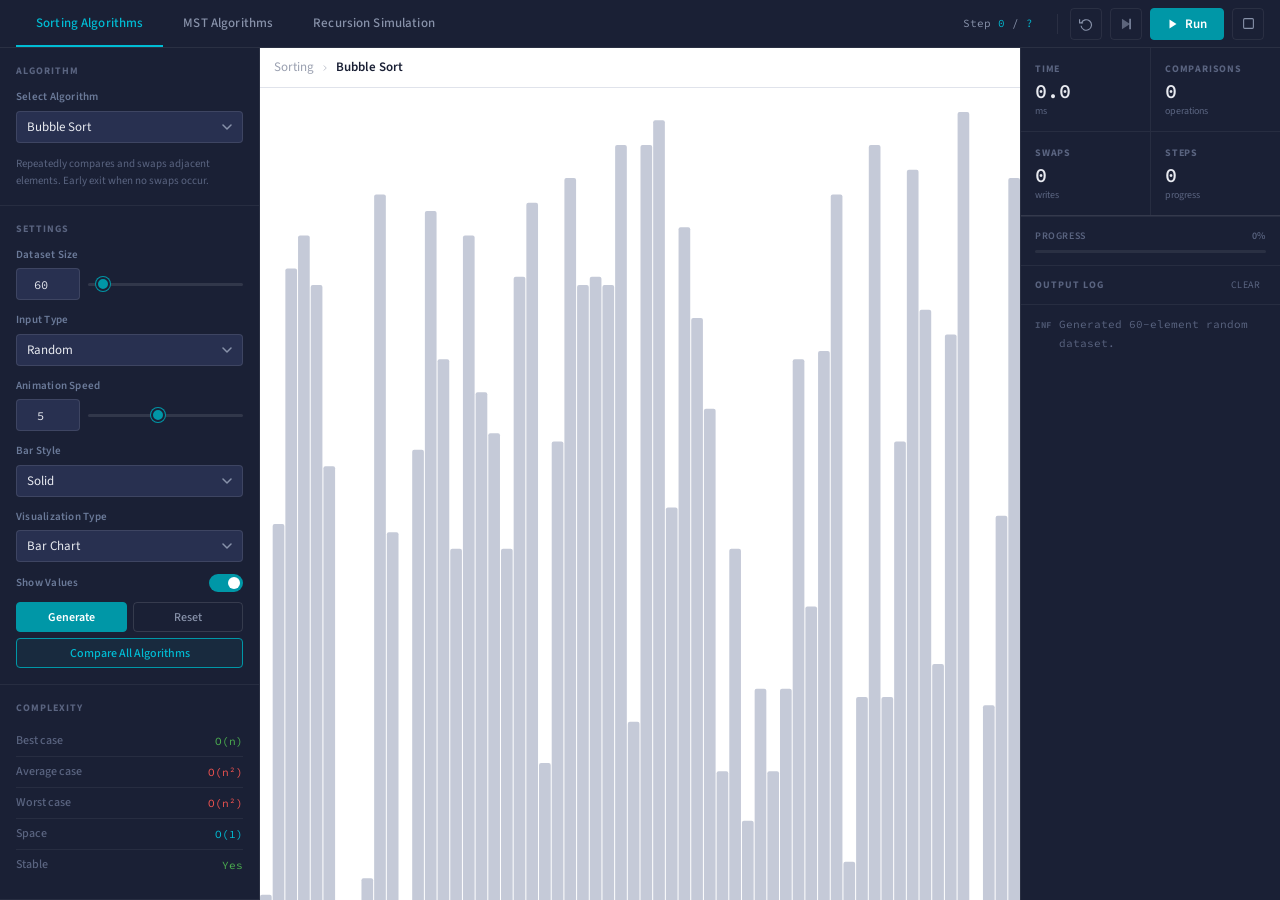
<file: finals_website/index.html>
<!DOCTYPE html>
<html lang="en">
<head>
<meta charset="UTF-8">
<meta name="viewport" content="width=device-width, initial-scale=1.0">
<title>Algorithm Analysis and Simulation Toolkit</title>
<link rel="preconnect" href="https://fonts.googleapis.com">
<link href="https://fonts.googleapis.com/css2?family=Source+Code+Pro:wght@400;500;600&family=Source+Sans+3:wght@300;400;500;600;700&display=swap" rel="stylesheet">
<link rel="stylesheet" href="style.css">
</head>
<body>

<!-- ════════════════════════════════════════════════════════════
     HEADER
════════════════════════════════════════════════════════════ -->
<header id="header">

  <nav class="nav-tabs">
    <button class="nav-tab active" data-section="sort">Sorting Algorithms</button>
    <button class="nav-tab"        data-section="mst">MST Algorithms</button>
    <button class="nav-tab"        data-section="rec">Recursion Simulation</button>
  </nav>

  <div class="header-controls">
    <div class="step-counter" id="step-counter">
      Step <span class="sc-val" id="sc-cur">0</span> / <span class="sc-val" id="sc-tot">0</span>
    </div>

    <div class="header-divider"></div>

    <button class="hbtn" id="btn-generate" data-tip="Generate new data (G)">
      <svg width="14" height="14" fill="none" stroke="currentColor" stroke-width="2" viewBox="0 0 24 24">
        <polyline points="1 4 1 10 7 10"/><path d="M3.51 15a9 9 0 1 0 .49-4.5"/>
      </svg>
    </button>

    <button class="hbtn" id="btn-step" data-tip="Advance one step">
      <svg width="14" height="14" fill="currentColor" viewBox="0 0 24 24">
        <polygon points="5 3 19 12 5 21 5 3" opacity="0.6"/><line x1="19" y1="3" x2="19" y2="21" stroke="currentColor" stroke-width="2.5"/>
      </svg>
    </button>

    <button class="hbtn hbtn-primary" id="btn-run">
      <svg width="12" height="12" fill="currentColor" viewBox="0 0 24 24" id="run-icon">
        <polygon points="5 3 19 12 5 21 5 3"/>
      </svg>
      <span id="run-label">Run</span>
    </button>

    <button class="hbtn" id="btn-reset" data-tip="Reset (R)">
      <svg width="13" height="13" fill="none" stroke="currentColor" stroke-width="2" viewBox="0 0 24 24">
        <rect x="3" y="3" width="18" height="18" rx="2" ry="2"/>
      </svg>
    </button>
  </div>

</header>

<!-- ════════════════════════════════════════════════════════════
     MAIN LAYOUT
════════════════════════════════════════════════════════════ -->
<div id="layout">

  <!-- ── LEFT PANEL ──────────────────────────────────────── -->
  <aside id="left-panel">

    <!-- Algorithm selector -->
    <div class="panel-section">
      <div class="pane-title">Algorithm</div>

      <div class="field-row">
        <label class="field-label" for="algo-select">Select Algorithm</label>
        <select class="field-select" id="algo-select">
          <!-- Populated by JS -->
        </select>
      </div>

      <div id="algo-description" style="font-size:11px;color:var(--text-dim);line-height:1.55;margin-top:2px;min-height:28px;"></div>
    </div>

    <!-- Settings -->
    <div class="panel-section" id="sort-settings">
      <div class="pane-title">Settings</div>

      <div class="field-row">
        <label class="field-label" for="size-select">Dataset Size</label>
        <div class="input-slider-pair">
          <input class="field-input" type="number" id="size-input" value="60" min="5" max="1000">
          <input class="field-range" type="range"  id="size-range" value="60" min="5" max="1000">
        </div>
      </div>

      <div class="field-row">
        <label class="field-label" for="type-select">Input Type</label>
        <select class="field-select" id="type-select">
          <option value="random">Random</option>
          <option value="sorted">Nearly Sorted (best case)</option>
          <option value="reversed">Reversed (worst case)</option>
          <option value="nearly">Mostly Sorted</option>
        </select>
      </div>

      <div class="field-row">
        <label class="field-label" for="speed-select">Animation Speed</label>
        <div class="input-slider-pair">
          <input class="field-input" type="number" id="speed-input" value="5" min="1" max="10">
          <input class="field-range" type="range"  id="speed-range" value="5" min="1" max="10">
        </div>
      </div>

      <div class="field-row">
        <label class="field-label" for="bar-style-select">Bar Style</label>
        <select class="field-select" id="bar-style-select">
          <option value="solid">Solid</option>
          <option value="gradient">Gradient</option>
          <option value="outlined">Outlined</option>
        </select>
      </div>

      <div class="field-row">
        <label class="field-label" for="viz-type-select">Visualization Type</label>
        <select class="field-select" id="viz-type-select">
          <option value="bar">Bar Chart</option>
          <option value="line">Line Graph</option>
          <option value="scatter">Scatter Plot</option>
          <option value="bubble">Bubble Chart</option>
          <option value="pie">Pie/Circular</option>
        </select>
      </div>

      <div class="toggle-row">
        <label class="field-label">Show Values</label>
        <label class="toggle-switch">
          <input type="checkbox" id="show-values-toggle" checked>
          <span class="toggle-track"></span>
        </label>
      </div>

      <div class="panel-btn-row" style="margin-top:8px">
        <button class="panel-btn teal" id="panel-generate">Generate</button>
        <button class="panel-btn"      id="panel-reset">Reset</button>
      </div>
      <div class="panel-btn-row" style="margin-top:6px">
        <button class="panel-btn panel-btn-full teal-outline" id="btn-compare-all">Compare All Algorithms</button>
      </div>
    </div>

    <!-- MST Settings (hidden by default) -->
    <div class="panel-section" id="mst-settings" style="display:none">
      <div class="pane-title">Settings</div>

      <div class="field-row">
        <label class="field-label" for="graph-size-input">Number of Nodes</label>
        <div class="input-slider-pair">
          <input class="field-input" type="number" id="graph-size-input" value="7" min="3" max="12">
          <input class="field-range" type="range"  id="graph-size-range" value="7" min="3" max="12">
        </div>
      </div>

      <div class="field-row" id="prim-start-wrap" style="display:none">
        <label class="field-label" for="prim-start">Starting Node</label>
        <select class="field-select" id="prim-start">
          <option value="0">Node 0</option>
        </select>
      </div>

      <div class="field-row">
        <label class="field-label" for="speed-select-mst">Animation Speed</label>
        <div class="input-slider-pair">
          <input class="field-input" type="number" id="speed-input-mst" value="5" min="1" max="10">
          <input class="field-range" type="range"  id="speed-range-mst" value="5" min="1" max="10">
        </div>
      </div>

      <div class="panel-btn-row" style="margin-top:6px">
        <button class="panel-btn teal" id="mst-panel-generate">Random Graph</button>
        <button class="panel-btn"      id="mst-panel-reset">Reset</button>
      </div>
    </div>

    <!-- Recursion Settings (hidden by default) -->
    <div class="panel-section" id="rec-settings" style="display:none">
      <div class="pane-title">Settings</div>

      <div class="field-row">
        <label class="field-label" for="rec-n-input">n (input value)</label>
        <div class="input-slider-pair">
          <input class="field-input" type="number" id="rec-n-input" value="6" min="0" max="12">
          <input class="field-range" type="range"  id="rec-n-range" value="6" min="0" max="12">
        </div>
      </div>

      <div class="field-row" id="rec-b-row" style="display:none">
        <label class="field-label" id="rec-b-label" for="rec-b-input">b (second value)</label>
        <input class="field-input" type="number" id="rec-b-input" value="18" min="0" max="999">
      </div>

      <div class="field-row">
        <label class="field-label" for="rec-speed-input">Animation Speed</label>
        <div class="input-slider-pair">
          <input class="field-input" type="number" id="rec-speed-input" value="5" min="1" max="10">
          <input class="field-range" type="range"  id="rec-speed-range" value="5" min="1" max="10">
        </div>
      </div>

      <div class="panel-btn-row" style="margin-top:6px">
        <button class="panel-btn" id="rec-panel-reset">Clear</button>
      </div>
    </div>

    <!-- Complexity reference -->
    <div class="panel-section grow" id="cx-section">
      <div class="pane-title">Complexity</div>
      <table class="cx-table">
        <tr>
          <td>Best case</td>
          <td class="cx-good" id="cx-best">O(n)</td>
        </tr>
        <tr>
          <td>Average case</td>
          <td class="cx-slow" id="cx-avg">O(n²)</td>
        </tr>
        <tr>
          <td>Worst case</td>
          <td class="cx-bad"  id="cx-worst">O(n²)</td>
        </tr>
        <tr>
          <td>Space</td>
          <td class="cx-good" id="cx-space">O(1)</td>
        </tr>
        <tr>
          <td>Stable</td>
          <td class="cx-good" id="cx-stable">Yes</td>
        </tr>
      </table>
    </div>

  </aside>

  <!-- ── CENTER CANVAS ───────────────────────────────────── -->
  <main id="canvas-wrap">

    <!-- Toolbar above canvas -->
    <div id="canvas-toolbar">
      <div class="algo-breadcrumb">
        <span id="tb-section">Sorting</span>
        <svg width="10" height="10" fill="none" stroke="currentColor" stroke-width="1.5" viewBox="0 0 24 24"><polyline points="9 18 15 12 9 6"/></svg>
        <span class="crumb-algo" id="tb-algo">Bubble Sort</span>
      </div>

      <!-- MST specific toolbar buttons -->
      <div class="toolbar-right" id="mst-toolbar" style="display:none">
        <button class="tbtn" id="mst-random">Random Graph</button>
        <button class="tbtn" id="mst-reset-edges">Reset Edges</button>
        <button class="tbtn" id="mst-clear">Clear All</button>
      </div>
    </div>

    <!-- Canvas for sort + MST -->
    <canvas id="vis-canvas"></canvas>

    <!-- Recursion trace (replaces canvas) -->
    <div id="rec-panel">
      <div class="rec-scroll" id="rec-trace">
        <span style="color:#9aa0b0">Select a recursive function and click Run.</span>
      </div>
    </div>

    <!-- MST hint overlay -->
    <div class="canvas-hint" id="mst-hint">
      Click empty area to add a node. Click two nodes to connect them with an edge.
    </div>

    <!-- Status bar -->
    <div id="statusbar">
      <div class="sb-item">
        <div class="sb-dot idle" id="sb-dot"></div>
        <span class="sb-msg" id="sb-msg">Ready</span>
      </div>
      <div class="sb-item sb-right">
        <span style="color:var(--text-label)">
          Algorithm Analysis and Simulation Toolkit &nbsp;|&nbsp; Term 2, SY 2025-2026
        </span>
      </div>
    </div>

  </main>

  <!-- ── RIGHT PANEL ─────────────────────────────────────── -->
  <aside id="right-panel">

    <!-- Metrics -->
    <div class="panel-section" style="padding:0">
      <div class="metrics-grid">
        <div class="metric-cell">
          <div class="m-label">Time</div>
          <div class="m-value" id="m-time">0</div>
          <div class="m-sub">ms</div>
        </div>
        <div class="metric-cell">
          <div class="m-label">Comparisons</div>
          <div class="m-value" id="m-comps">0</div>
          <div class="m-sub">operations</div>
        </div>
        <div class="metric-cell">
          <div class="m-label">Swaps</div>
          <div class="m-value" id="m-swaps">0</div>
          <div class="m-sub">writes</div>
        </div>
        <div class="metric-cell">
          <div class="m-label">Steps</div>
          <div class="m-value" id="m-steps">0</div>
          <div class="m-sub">progress</div>
        </div>
      </div>
    </div>

    <!-- Progress -->
    <div class="progress-section">
      <div class="progress-header">
        <span>Progress</span>
        <span id="progress-pct">0%</span>
      </div>
      <div class="progress-track">
        <div class="progress-fill" id="progress-fill"></div>
      </div>
    </div>

    <!-- MST Result pane -->
    <div id="mst-result-pane">
      <div class="pane-title" style="padding:14px 14px 0">MST Result</div>
      <div id="mst-result-body">
        <span style="color:var(--text-dim);font-size:11px">Run an algorithm to see output here.</span>
      </div>
    </div>

    <!-- Log -->
    <div class="log-header-row">
      <span class="log-title">Output Log</span>
      <button class="log-clear" id="btn-log-clear">Clear</button>
    </div>
    <div id="log-body">
      <div class="log-entry log-info">
        <span class="log-tag">INF</span>
        <span>Ready. Select an algorithm and click Run.</span>
      </div>
    </div>

  </aside>

</div>

<!-- ════════════════════════════════════════════════════════════
     COMPARISON OVERLAY (shown by Compare All button)
════════════════════════════════════════════════════════════ -->
<div id="compare-overlay" style="display:none">
  <div id="compare-modal">
    <div class="cmp-header">
      <div>
        <div class="cmp-title">Sorting Algorithm Performance Comparison</div>
        <div class="cmp-subtitle" id="compare-subtitle"></div>
      </div>
      <button class="cmp-close" id="compare-close">&#x2715;</button>
    </div>
    <div class="cmp-table-wrap">
      <table class="cmp-table">
        <thead>
          <tr>
            <th>#</th>
            <th>Algorithm</th>
            <th>Time (ms)</th>
            <th class="cmp-bar-col">Time (relative)</th>
            <th>Comparisons</th>
            <th class="cmp-bar-col">Comps (relative)</th>
            <th>Swaps</th>
          </tr>
        </thead>
        <tbody id="compare-tbody"></tbody>
      </table>
    </div>
    <div class="cmp-footer">
      All algorithms run on the <strong>same dataset</strong> without animation for accurate timing.
      Results may vary slightly between runs due to JS engine optimizations.
    </div>
  </div>
</div>

<script src="utils.js"></script>
<script src="visualizations.js"></script>
<script src="sort.js"></script>
<script src="mst.js"></script>
<script src="recursion.js"></script>
<script src="app.js"></script>
</body>
</html>
</file>
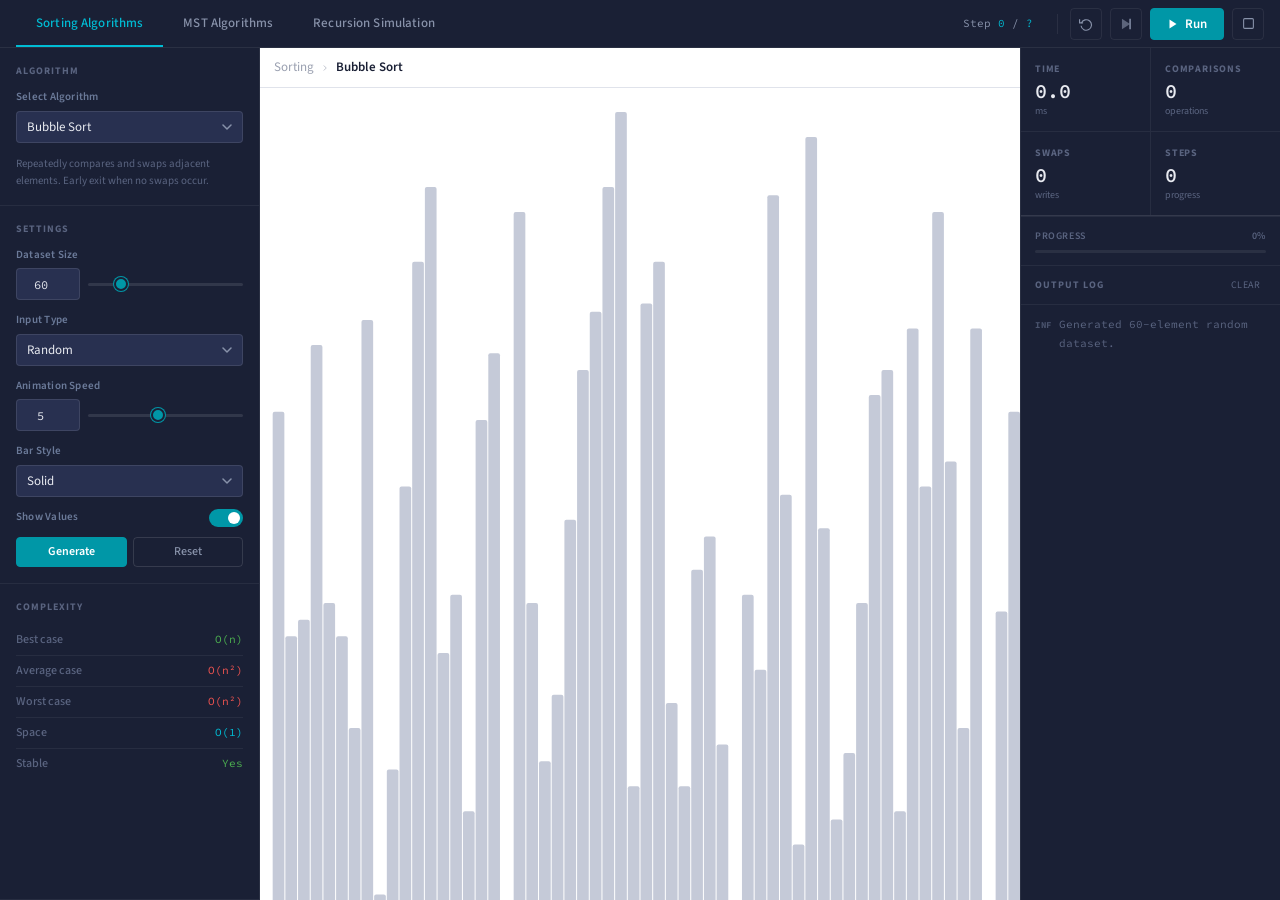
<file: Website/index.html>
<!DOCTYPE html>
<html lang="en">
<head>
<meta charset="UTF-8">
<meta name="viewport" content="width=device-width, initial-scale=1.0">
<title>Algorithm Analysis and Simulation Toolkit</title>
<link rel="preconnect" href="https://fonts.googleapis.com">
<link href="https://fonts.googleapis.com/css2?family=Source+Code+Pro:wght@400;500;600&family=Source+Sans+3:wght@300;400;500;600;700&display=swap" rel="stylesheet">
<link rel="stylesheet" href="style.css">
</head>
<body>

<!-- ════════════════════════════════════════════════════════════
     HEADER
════════════════════════════════════════════════════════════ -->
<header id="header">

  <nav class="nav-tabs">
    <button class="nav-tab active" data-section="sort">Sorting Algorithms</button>
    <button class="nav-tab"        data-section="mst">MST Algorithms</button>
    <button class="nav-tab"        data-section="rec">Recursion Simulation</button>
  </nav>

  <div class="header-controls">
    <div class="step-counter" id="step-counter">
      Step <span class="sc-val" id="sc-cur">0</span> / <span class="sc-val" id="sc-tot">0</span>
    </div>

    <div class="header-divider"></div>

    <button class="hbtn" id="btn-generate" data-tip="Generate new data (G)">
      <svg width="14" height="14" fill="none" stroke="currentColor" stroke-width="2" viewBox="0 0 24 24">
        <polyline points="1 4 1 10 7 10"/><path d="M3.51 15a9 9 0 1 0 .49-4.5"/>
      </svg>
    </button>

    <button class="hbtn" id="btn-step" data-tip="Advance one step">
      <svg width="14" height="14" fill="currentColor" viewBox="0 0 24 24">
        <polygon points="5 3 19 12 5 21 5 3" opacity="0.6"/><line x1="19" y1="3" x2="19" y2="21" stroke="currentColor" stroke-width="2.5"/>
      </svg>
    </button>

    <button class="hbtn hbtn-primary" id="btn-run">
      <svg width="12" height="12" fill="currentColor" viewBox="0 0 24 24" id="run-icon">
        <polygon points="5 3 19 12 5 21 5 3"/>
      </svg>
      <span id="run-label">Run</span>
    </button>

    <button class="hbtn" id="btn-reset" data-tip="Reset (R)">
      <svg width="13" height="13" fill="none" stroke="currentColor" stroke-width="2" viewBox="0 0 24 24">
        <rect x="3" y="3" width="18" height="18" rx="2" ry="2"/>
      </svg>
    </button>
  </div>

</header>

<!-- ════════════════════════════════════════════════════════════
     MAIN LAYOUT
════════════════════════════════════════════════════════════ -->
<div id="layout">

  <!-- ── LEFT PANEL ──────────────────────────────────────── -->
  <aside id="left-panel">

    <!-- Algorithm selector -->
    <div class="panel-section">
      <div class="pane-title">Algorithm</div>

      <div class="field-row">
        <label class="field-label" for="algo-select">Select Algorithm</label>
        <select class="field-select" id="algo-select">
          <!-- Populated by JS -->
        </select>
      </div>

      <div id="algo-description" style="font-size:11px;color:var(--text-dim);line-height:1.55;margin-top:2px;min-height:28px;"></div>
    </div>

    <!-- Settings -->
    <div class="panel-section" id="sort-settings">
      <div class="pane-title">Settings</div>

      <div class="field-row">
        <label class="field-label" for="size-select">Dataset Size</label>
        <div class="input-slider-pair">
          <input class="field-input" type="number" id="size-input" value="60" min="5" max="300">
          <input class="field-range" type="range"  id="size-range" value="60" min="5" max="300">
        </div>
      </div>

      <div class="field-row">
        <label class="field-label" for="type-select">Input Type</label>
        <select class="field-select" id="type-select">
          <option value="random">Random</option>
          <option value="sorted">Nearly Sorted (best case)</option>
          <option value="reversed">Reversed (worst case)</option>
          <option value="nearly">Mostly Sorted</option>
        </select>
      </div>

      <div class="field-row">
        <label class="field-label" for="speed-select">Animation Speed</label>
        <div class="input-slider-pair">
          <input class="field-input" type="number" id="speed-input" value="5" min="1" max="10">
          <input class="field-range" type="range"  id="speed-range" value="5" min="1" max="10">
        </div>
      </div>

      <div class="field-row">
        <label class="field-label" for="bar-style-select">Bar Style</label>
        <select class="field-select" id="bar-style-select">
          <option value="solid">Solid</option>
          <option value="gradient">Gradient</option>
          <option value="outlined">Outlined</option>
        </select>
      </div>

      <div class="toggle-row">
        <label class="field-label">Show Values</label>
        <label class="toggle-switch">
          <input type="checkbox" id="show-values-toggle" checked>
          <span class="toggle-track"></span>
        </label>
      </div>

      <div class="panel-btn-row" style="margin-top:8px">
        <button class="panel-btn teal" id="panel-generate">Generate</button>
        <button class="panel-btn"      id="panel-reset">Reset</button>
      </div>
    </div>

    <!-- MST Settings (hidden by default) -->
    <div class="panel-section" id="mst-settings" style="display:none">
      <div class="pane-title">Settings</div>

      <div class="field-row">
        <label class="field-label" for="graph-size-input">Number of Nodes</label>
        <div class="input-slider-pair">
          <input class="field-input" type="number" id="graph-size-input" value="7" min="3" max="12">
          <input class="field-range" type="range"  id="graph-size-range" value="7" min="3" max="12">
        </div>
      </div>

      <div class="field-row" id="prim-start-wrap" style="display:none">
        <label class="field-label" for="prim-start">Starting Node</label>
        <select class="field-select" id="prim-start">
          <option value="0">Node 0</option>
        </select>
      </div>

      <div class="field-row">
        <label class="field-label" for="speed-select-mst">Animation Speed</label>
        <div class="input-slider-pair">
          <input class="field-input" type="number" id="speed-input-mst" value="5" min="1" max="10">
          <input class="field-range" type="range"  id="speed-range-mst" value="5" min="1" max="10">
        </div>
      </div>

      <div class="panel-btn-row" style="margin-top:6px">
        <button class="panel-btn teal" id="mst-panel-generate">Random Graph</button>
        <button class="panel-btn"      id="mst-panel-reset">Reset</button>
      </div>
    </div>

    <!-- Recursion Settings (hidden by default) -->
    <div class="panel-section" id="rec-settings" style="display:none">
      <div class="pane-title">Settings</div>

      <div class="field-row">
        <label class="field-label" for="rec-n-input">n (input value)</label>
        <div class="input-slider-pair">
          <input class="field-input" type="number" id="rec-n-input" value="6" min="0" max="12">
          <input class="field-range" type="range"  id="rec-n-range" value="6" min="0" max="12">
        </div>
      </div>

      <div class="field-row" id="rec-b-row" style="display:none">
        <label class="field-label" id="rec-b-label" for="rec-b-input">b (second value)</label>
        <input class="field-input" type="number" id="rec-b-input" value="18" min="0" max="999">
      </div>

      <div class="field-row">
        <label class="field-label" for="rec-speed-input">Animation Speed</label>
        <div class="input-slider-pair">
          <input class="field-input" type="number" id="rec-speed-input" value="5" min="1" max="10">
          <input class="field-range" type="range"  id="rec-speed-range" value="5" min="1" max="10">
        </div>
      </div>

      <div class="panel-btn-row" style="margin-top:6px">
        <button class="panel-btn" id="rec-panel-reset">Clear</button>
      </div>
    </div>

    <!-- Complexity reference -->
    <div class="panel-section grow" id="cx-section">
      <div class="pane-title">Complexity</div>
      <table class="cx-table">
        <tr>
          <td>Best case</td>
          <td class="cx-good" id="cx-best">O(n)</td>
        </tr>
        <tr>
          <td>Average case</td>
          <td class="cx-slow" id="cx-avg">O(n²)</td>
        </tr>
        <tr>
          <td>Worst case</td>
          <td class="cx-bad"  id="cx-worst">O(n²)</td>
        </tr>
        <tr>
          <td>Space</td>
          <td class="cx-good" id="cx-space">O(1)</td>
        </tr>
        <tr>
          <td>Stable</td>
          <td class="cx-good" id="cx-stable">Yes</td>
        </tr>
      </table>
    </div>

  </aside>

  <!-- ── CENTER CANVAS ───────────────────────────────────── -->
  <main id="canvas-wrap">

    <!-- Toolbar above canvas -->
    <div id="canvas-toolbar">
      <div class="algo-breadcrumb">
        <span id="tb-section">Sorting</span>
        <svg width="10" height="10" fill="none" stroke="currentColor" stroke-width="1.5" viewBox="0 0 24 24"><polyline points="9 18 15 12 9 6"/></svg>
        <span class="crumb-algo" id="tb-algo">Bubble Sort</span>
      </div>

      <!-- MST specific toolbar buttons -->
      <div class="toolbar-right" id="mst-toolbar" style="display:none">
        <button class="tbtn" id="mst-random">Random Graph</button>
        <button class="tbtn" id="mst-reset-edges">Reset Edges</button>
        <button class="tbtn" id="mst-clear">Clear All</button>
      </div>
    </div>

    <!-- Canvas for sort + MST -->
    <canvas id="vis-canvas"></canvas>

    <!-- Recursion trace (replaces canvas) -->
    <div id="rec-panel">
      <div class="rec-scroll" id="rec-trace">
        <span style="color:#9aa0b0">Select a recursive function and click Run.</span>
      </div>
    </div>

    <!-- MST hint overlay -->
    <div class="canvas-hint" id="mst-hint">
      Click empty area to add a node. Click two nodes to connect them with an edge.
    </div>

    <!-- Status bar -->
    <div id="statusbar">
      <div class="sb-item">
        <div class="sb-dot idle" id="sb-dot"></div>
        <span class="sb-msg" id="sb-msg">Ready</span>
      </div>
      <div class="sb-item sb-right">
        <span style="color:var(--text-label)">
          Algorithm Analysis and Simulation Toolkit &nbsp;|&nbsp; Term 2, SY 2025-2026
        </span>
      </div>
    </div>

  </main>

  <!-- ── RIGHT PANEL ─────────────────────────────────────── -->
  <aside id="right-panel">

    <!-- Metrics -->
    <div class="panel-section" style="padding:0">
      <div class="metrics-grid">
        <div class="metric-cell">
          <div class="m-label">Time</div>
          <div class="m-value" id="m-time">0</div>
          <div class="m-sub">ms</div>
        </div>
        <div class="metric-cell">
          <div class="m-label">Comparisons</div>
          <div class="m-value" id="m-comps">0</div>
          <div class="m-sub">operations</div>
        </div>
        <div class="metric-cell">
          <div class="m-label">Swaps</div>
          <div class="m-value" id="m-swaps">0</div>
          <div class="m-sub">writes</div>
        </div>
        <div class="metric-cell">
          <div class="m-label">Steps</div>
          <div class="m-value" id="m-steps">0</div>
          <div class="m-sub">progress</div>
        </div>
      </div>
    </div>

    <!-- Progress -->
    <div class="progress-section">
      <div class="progress-header">
        <span>Progress</span>
        <span id="progress-pct">0%</span>
      </div>
      <div class="progress-track">
        <div class="progress-fill" id="progress-fill"></div>
      </div>
    </div>

    <!-- MST Result pane -->
    <div id="mst-result-pane">
      <div class="pane-title" style="padding:14px 14px 0">MST Result</div>
      <div id="mst-result-body">
        <span style="color:var(--text-dim);font-size:11px">Run an algorithm to see output here.</span>
      </div>
    </div>

    <!-- Log -->
    <div class="log-header-row">
      <span class="log-title">Output Log</span>
      <button class="log-clear" id="btn-log-clear">Clear</button>
    </div>
    <div id="log-body">
      <div class="log-entry log-info">
        <span class="log-tag">INF</span>
        <span>Ready. Select an algorithm and click Run.</span>
      </div>
    </div>

  </aside>

</div>

<script src="utils.js"></script>
<script src="sort.js"></script>
<script src="mst.js"></script>
<script src="recursion.js"></script>
<script src="app.js"></script>
</body>
</html>
</file>
<file: finals_website/style.css>
/* ================================================================
   Algorithm Analysis and Simulation Toolkit
   Style: Clean, professional, VisuAlgo-inspired
   Palette: white canvas, dark navy panel, teal accent
================================================================ */

@import url('https://fonts.googleapis.com/css2?family=Source+Code+Pro:wght@400;500;600&family=Source+Sans+3:wght@300;400;500;600;700&display=swap');

/* ── TOKENS ───────────────────────────────────────────────────── */
:root {
  /* Core palette */
  --bg:          #f5f6f8;
  --canvas-bg:   #ffffff;
  --panel-bg:    #1a2035;
  --panel-bg2:   #212840;
  --panel-bg3:   #283050;

  /* Accent */
  --teal:        #0097a7;
  --teal-light:  #00bcd4;
  --teal-dim:    rgba(0,151,167,0.12);
  --teal-hover:  rgba(0,151,167,0.08);

  /* Semantics */
  --compare:     #2196f3;
  --swap-col:    #ff9800;
  --done-col:    #4caf50;
  --reject-col:  #f44336;
  --mst-col:     #00bcd4;

  /* Text */
  --text-panel:  #e8eaf0;
  --text-muted:  #8892aa;
  --text-dim:    #5a6480;
  --text-canvas: #1a2035;
  --text-label:  #6b7a99;

  /* Borders */
  --border-panel: rgba(255,255,255,0.07);
  --border-canvas:#e0e3eb;
  --divider:      rgba(255,255,255,0.06);

  /* Spacing */
  --panel-w:     260px;
  --right-w:     260px;
  --header-h:    48px;
  --radius-sm:   4px;
  --radius-md:   6px;
  --radius-lg:   8px;

  /* Typography */
  --font-ui:     'Source Sans 3', sans-serif;
  --font-code:   'Source Code Pro', monospace;
}

/* ── RESET ────────────────────────────────────────────────────── */
*, *::before, *::after { box-sizing: border-box; margin: 0; padding: 0; }
html, body { height: 100%; overflow: hidden; }

body {
  font-family: var(--font-ui);
  background: var(--bg);
  color: var(--text-canvas);
  display: flex;
  flex-direction: column;
  font-size: 14px;
  line-height: 1.5;
}

/* ── HEADER ───────────────────────────────────────────────────── */
#header {
  height: var(--header-h);
  background: var(--panel-bg);
  display: flex;
  align-items: center;
  padding: 0 16px;
  gap: 0;
  flex-shrink: 0;
  border-bottom: 1px solid var(--border-panel);
  position: relative;
  z-index: 100;
}

/* Section nav tabs */
.nav-tabs {
  display: flex;
  align-items: stretch;
  height: 100%;
  gap: 0;
  flex: 1;
}

.nav-tab {
  display: flex;
  align-items: center;
  padding: 0 20px;
  font-family: var(--font-ui);
  font-size: 13px;
  font-weight: 500;
  color: var(--text-muted);
  cursor: pointer;
  border: none;
  background: transparent;
  border-bottom: 2px solid transparent;
  transition: color 0.15s, border-color 0.15s;
  white-space: nowrap;
  letter-spacing: 0.01em;
}

.nav-tab:hover {
  color: var(--text-panel);
  background: rgba(255,255,255,0.04);
}

.nav-tab.active {
  color: var(--teal-light);
  border-bottom-color: var(--teal-light);
}

/* Header right: controls */
.header-controls {
  display: flex;
  align-items: center;
  gap: 8px;
  margin-left: auto;
  flex-shrink: 0;
}

.header-divider {
  width: 1px;
  height: 20px;
  background: var(--border-panel);
  margin: 0 4px;
}

/* Header icon buttons */
.hbtn {
  width: 32px;
  height: 32px;
  display: flex;
  align-items: center;
  justify-content: center;
  border-radius: var(--radius-sm);
  border: 1px solid var(--border-panel);
  background: transparent;
  color: var(--text-muted);
  cursor: pointer;
  font-size: 15px;
  transition: color 0.15s, background 0.15s, border-color 0.15s;
  flex-shrink: 0;
}

.hbtn:hover {
  color: var(--text-panel);
  background: rgba(255,255,255,0.06);
  border-color: rgba(255,255,255,0.15);
}

.hbtn.hbtn-primary {
  background: var(--teal);
  border-color: var(--teal);
  color: #fff;
  width: auto;
  padding: 0 16px;
  font-size: 13px;
  font-weight: 600;
  font-family: var(--font-ui);
  gap: 6px;
  letter-spacing: 0.01em;
}

.hbtn.hbtn-primary:hover {
  background: var(--teal-light);
  border-color: var(--teal-light);
}

.hbtn.hbtn-primary.paused {
  background: #e67e22;
  border-color: #e67e22;
}

.step-counter {
  font-family: var(--font-code);
  font-size: 11px;
  color: var(--text-muted);
  padding: 0 12px;
  white-space: nowrap;
  min-width: 120px;
  text-align: right;
}

.step-counter .sc-val { color: var(--teal-light); }

/* ── LAYOUT ───────────────────────────────────────────────────── */
#layout {
  flex: 1;
  display: flex;
  overflow: hidden;
}

/* ── LEFT PANEL ───────────────────────────────────────────────── */
#left-panel {
  width: var(--panel-w);
  background: var(--panel-bg);
  display: flex;
  flex-direction: column;
  overflow: hidden;
  flex-shrink: 0;
  border-right: 1px solid var(--border-panel);
}

/* Panel section wrapper */
.panel-section {
  padding: 16px;
  border-bottom: 1px solid var(--divider);
  flex-shrink: 0;
}

.panel-section.grow {
  flex: 1;
  overflow-y: auto;
}

.panel-section::-webkit-scrollbar { width: 4px; }
.panel-section::-webkit-scrollbar-thumb { background: rgba(255,255,255,0.08); border-radius: 2px; }

/* Section heading inside panel */
.pane-title {
  font-family: var(--font-ui);
  font-size: 10px;
  font-weight: 700;
  letter-spacing: 0.1em;
  text-transform: uppercase;
  color: var(--text-dim);
  margin-bottom: 10px;
}

/* ── DROPDOWN (algorithm picker + settings) ───────────────────── */
.field-row {
  display: flex;
  flex-direction: column;
  gap: 5px;
  margin-bottom: 12px;
}

.field-row:last-child { margin-bottom: 0; }

.field-label {
  font-size: 11px;
  font-weight: 600;
  color: var(--text-label);
  letter-spacing: 0.02em;
}

.field-select,
.field-input {
  width: 100%;
  height: 32px;
  background: var(--panel-bg3);
  border: 1px solid rgba(255,255,255,0.1);
  border-radius: var(--radius-sm);
  color: var(--text-panel);
  font-family: var(--font-ui);
  font-size: 13px;
  padding: 0 10px;
  outline: none;
  cursor: pointer;
  appearance: none;
  -webkit-appearance: none;
  transition: border-color 0.15s;
}

.field-select {
  background-image: url("data:image/svg+xml,%3Csvg xmlns='http://www.w3.org/2000/svg' width='10' height='6' fill='none'%3E%3Cpath d='M1 1l4 4 4-4' stroke='%238892aa' stroke-width='1.5' stroke-linecap='round' stroke-linejoin='round'/%3E%3C/svg%3E");
  background-repeat: no-repeat;
  background-position: right 10px center;
  padding-right: 28px;
}

.field-select:focus,
.field-input:focus {
  border-color: var(--teal);
}

.field-select option {
  background: var(--panel-bg2);
  color: var(--text-panel);
}

/* Input + slider pairing */
.input-slider-pair {
  display: flex;
  gap: 8px;
  align-items: center;
}

.input-slider-pair .field-input {
  width: 64px;
  flex-shrink: 0;
  text-align: center;
  font-family: var(--font-code);
  font-size: 12px;
}

.field-range {
  flex: 1;
  -webkit-appearance: none;
  appearance: none;
  height: 3px;
  border-radius: 2px;
  background: rgba(255,255,255,0.1);
  outline: none;
  cursor: pointer;
}

.field-range::-webkit-slider-thumb {
  -webkit-appearance: none;
  width: 14px;
  height: 14px;
  border-radius: 50%;
  background: var(--teal);
  cursor: pointer;
  border: 2px solid var(--panel-bg);
  box-shadow: 0 0 0 1px var(--teal);
}

/* ── Toggle switch ────────────────────────────────────────────── */
.toggle-row {
  display: flex;
  align-items: center;
  justify-content: space-between;
  margin-bottom: 10px;
}

.toggle-switch {
  position: relative;
  display: inline-block;
  width: 34px;
  height: 18px;
  flex-shrink: 0;
  cursor: pointer;
}

.toggle-switch input {
  opacity: 0;
  width: 0;
  height: 0;
  position: absolute;
}

.toggle-track {
  position: absolute;
  inset: 0;
  background: rgba(255,255,255,0.12);
  border-radius: 9px;
  transition: background 0.2s;
}

.toggle-track::after {
  content: '';
  position: absolute;
  width: 12px;
  height: 12px;
  border-radius: 50%;
  background: #fff;
  top: 3px;
  left: 3px;
  transition: transform 0.2s;
}

.toggle-switch input:checked + .toggle-track {
  background: var(--teal);
}

.toggle-switch input:checked + .toggle-track::after {
  transform: translateX(16px);
}

/* Panel action buttons */
.panel-btn-row {
  display: flex;
  gap: 6px;
  margin-top: 2px;
}

.panel-btn {
  flex: 1;
  height: 30px;
  border: 1px solid rgba(255,255,255,0.12);
  border-radius: var(--radius-sm);
  background: transparent;
  color: var(--text-muted);
  font-family: var(--font-ui);
  font-size: 12px;
  font-weight: 500;
  cursor: pointer;
  transition: color 0.15s, background 0.15s, border-color 0.15s;
  white-space: nowrap;
}

.panel-btn:hover {
  background: rgba(255,255,255,0.06);
  color: var(--text-panel);
  border-color: rgba(255,255,255,0.2);
}

.panel-btn.teal {
  background: var(--teal);
  border-color: var(--teal);
  color: #fff;
  font-weight: 600;
}

.panel-btn.teal:hover {
  background: var(--teal-light);
  border-color: var(--teal-light);
}

/* ── COMPLEXITY TABLE ─────────────────────────────────────────── */
.cx-table {
  width: 100%;
  border-collapse: collapse;
}

.cx-table tr {
  border-bottom: 1px solid var(--divider);
}

.cx-table tr:last-child { border-bottom: none; }

.cx-table td {
  padding: 6px 0;
  font-size: 12px;
  vertical-align: middle;
}

.cx-table td:first-child {
  color: var(--text-dim);
  font-weight: 500;
  width: 60%;
}

.cx-table td:last-child {
  font-family: var(--font-code);
  font-size: 11px;
  text-align: right;
}

.cx-good  { color: #4caf50; }
.cx-ok    { color: var(--teal-light); }
.cx-slow  { color: #ff9800; }
.cx-bad   { color: #ef5350; }

/* ── CANVAS AREA ──────────────────────────────────────────────── */
#canvas-wrap {
  flex: 1;
  display: flex;
  flex-direction: column;
  background: var(--canvas-bg);
  overflow: hidden;
  position: relative;
}

/* Toolbar above canvas */
#canvas-toolbar {
  height: 40px;
  border-bottom: 1px solid var(--border-canvas);
  display: flex;
  align-items: center;
  padding: 0 14px;
  gap: 10px;
  flex-shrink: 0;
  background: var(--canvas-bg);
}

.algo-breadcrumb {
  display: flex;
  align-items: center;
  gap: 6px;
  font-size: 13px;
  color: #9aa0b0;
}

.algo-breadcrumb .crumb-algo {
  color: var(--text-canvas);
  font-weight: 600;
}

.toolbar-right {
  margin-left: auto;
  display: flex;
  align-items: center;
  gap: 6px;
}

/* MST canvas hint */
.canvas-hint {
  position: absolute;
  bottom: 44px;
  left: 50%;
  transform: translateX(-50%);
  background: rgba(26,32,53,0.85);
  color: #8892aa;
  font-size: 11px;
  padding: 5px 14px;
  border-radius: 20px;
  white-space: nowrap;
  pointer-events: none;
  display: none;
}

.canvas-hint.visible { display: block; }

/* Small toolbar button (canvas area) */
.tbtn {
  height: 26px;
  padding: 0 10px;
  border: 1px solid var(--border-canvas);
  border-radius: var(--radius-sm);
  background: transparent;
  color: #6b7a99;
  font-family: var(--font-ui);
  font-size: 11px;
  font-weight: 500;
  cursor: pointer;
  transition: all 0.15s;
  white-space: nowrap;
}

.tbtn:hover {
  background: #f0f2f7;
  border-color: #c8cdd8;
  color: var(--text-canvas);
}

/* Main canvas element */
#vis-canvas {
  flex: 1;
  display: block;
  width: 100%;
}

/* Recursion trace panel (replaces canvas) */
#rec-panel {
  flex: 1;
  display: none;
  flex-direction: column;
  overflow: hidden;
  background: var(--canvas-bg);
}

#rec-panel.visible {
  display: flex;
}

.rec-scroll {
  flex: 1;
  overflow-y: auto;
  padding: 20px 28px;
  font-family: var(--font-code);
  font-size: 13px;
  line-height: 2;
  color: #4a5568;
}

.rec-scroll::-webkit-scrollbar { width: 6px; }
.rec-scroll::-webkit-scrollbar-thumb { background: #d0d4de; border-radius: 3px; }

.rec-line {
  display: block;
  animation: rl-in 0.1s ease both;
}

@keyframes rl-in {
  from { opacity: 0; transform: translateX(-6px); }
  to   { opacity: 1; transform: none; }
}

.c-fn   { color: #1565c0; font-weight: 600; }
.c-op   { color: #37474f; }
.c-ret  { color: #2e7d32; font-weight: 600; }
.c-base { color: #e65100; }
.c-move { color: #6a1b9a; }
.c-cache{ color: #00838f; }
.c-result {
  color: #1b5e20;
  font-size: 14px;
  font-weight: 700;
  margin-top: 8px;
  display: block;
}

/* ── STATUS BAR ───────────────────────────────────────────────── */
#statusbar {
  height: 32px;
  border-top: 1px solid var(--border-canvas);
  background: #f9fafb;
  display: flex;
  align-items: center;
  padding: 0 14px;
  gap: 16px;
  font-size: 11px;
  flex-shrink: 0;
}

.sb-item {
  display: flex;
  align-items: center;
  gap: 5px;
  color: #8892aa;
}

.sb-dot {
  width: 6px;
  height: 6px;
  border-radius: 50%;
  background: #c8cdd8;
  flex-shrink: 0;
}

.sb-dot.idle    { background: #c8cdd8; }
.sb-dot.running { background: #ff9800; animation: blink 0.9s infinite; }
.sb-dot.done    { background: #4caf50; }

@keyframes blink { 0%,100%{opacity:1} 50%{opacity:0.4} }

.sb-msg { color: #4a5568; }
.sb-right { margin-left: auto; }

/* ── RIGHT PANEL ──────────────────────────────────────────────── */
#right-panel {
  width: var(--right-w);
  background: var(--panel-bg);
  border-left: 1px solid var(--border-panel);
  display: flex;
  flex-direction: column;
  overflow: hidden;
  flex-shrink: 0;
}

/* Metrics */
.metrics-grid {
  display: grid;
  grid-template-columns: 1fr 1fr;
  gap: 1px;
  background: var(--divider);
  border-bottom: 1px solid var(--divider);
}

.metric-cell {
  background: var(--panel-bg);
  padding: 14px 14px 12px;
}

.metric-cell .m-label {
  font-size: 10px;
  font-weight: 700;
  letter-spacing: 0.08em;
  text-transform: uppercase;
  color: var(--text-dim);
  margin-bottom: 4px;
}

.metric-cell .m-value {
  font-family: var(--font-code);
  font-size: 20px;
  font-weight: 600;
  color: var(--text-panel);
  line-height: 1;
  transition: color 0.2s;
}

.metric-cell .m-value.flash { color: var(--teal-light); }
.metric-cell .m-sub { font-size: 10px; color: var(--text-dim); margin-top: 3px; }

/* Progress */
.progress-section {
  padding: 12px 14px;
  border-bottom: 1px solid var(--divider);
  flex-shrink: 0;
}

.progress-header {
  display: flex;
  justify-content: space-between;
  font-size: 10px;
  color: var(--text-dim);
  margin-bottom: 6px;
  font-weight: 600;
  letter-spacing: 0.06em;
  text-transform: uppercase;
}

.progress-track {
  height: 3px;
  background: rgba(255,255,255,0.07);
  border-radius: 2px;
  overflow: hidden;
}

.progress-fill {
  height: 100%;
  background: var(--teal);
  border-radius: 2px;
  width: 0%;
  transition: width 0.15s ease;
}

/* MST result */
#mst-result-pane {
  padding: 14px;
  border-bottom: 1px solid var(--divider);
  flex-shrink: 0;
  display: none;
}

#mst-result-pane.visible { display: block; }

#mst-result-body {
  font-family: var(--font-code);
  font-size: 12px;
  line-height: 1.9;
  color: var(--text-muted);
  margin-top: 8px;
}

/* Log */
.log-header-row {
  padding: 10px 14px;
  border-bottom: 1px solid var(--divider);
  display: flex;
  align-items: center;
  justify-content: space-between;
  flex-shrink: 0;
}

.log-title {
  font-size: 10px;
  font-weight: 700;
  letter-spacing: 0.1em;
  text-transform: uppercase;
  color: var(--text-dim);
}

.log-clear {
  background: none;
  border: none;
  color: var(--text-dim);
  font-size: 10px;
  font-family: var(--font-ui);
  cursor: pointer;
  padding: 2px 6px;
  border-radius: var(--radius-sm);
  transition: color 0.15s;
  letter-spacing: 0.04em;
  text-transform: uppercase;
}

.log-clear:hover { color: #ef5350; }

#log-body {
  flex: 1;
  overflow-y: auto;
  padding: 8px 0;
}

#log-body::-webkit-scrollbar { width: 3px; }
#log-body::-webkit-scrollbar-thumb { background: rgba(255,255,255,0.06); border-radius: 2px; }

.log-entry {
  display: flex;
  align-items: baseline;
  gap: 7px;
  padding: 2px 14px;
  font-family: var(--font-code);
  font-size: 11px;
  line-height: 1.7;
  color: var(--text-dim);
}

.log-entry:hover { background: rgba(255,255,255,0.02); }

.log-tag {
  font-size: 9px;
  font-weight: 700;
  letter-spacing: 0.06em;
  flex-shrink: 0;
  opacity: 0.75;
}

.log-entry.log-cmp  { color: var(--text-muted); }
.log-entry.log-swap { color: #ffb74d; }
.log-entry.log-swap .log-tag { color: #ff9800; }
.log-entry.log-add  { color: #66bb6a; }
.log-entry.log-add  .log-tag { color: #4caf50; }
.log-entry.log-skip { color: #ef9a9a; }
.log-entry.log-skip .log-tag { color: #f44336; }
.log-entry.log-done { color: #80cbc4; }
.log-entry.log-done .log-tag { color: #4caf50; }
.log-entry.log-info { color: var(--text-dim); }

/* ── TOOLTIP ──────────────────────────────────────────────────── */
[data-tip] { position: relative; }
[data-tip]::after {
  content: attr(data-tip);
  position: absolute;
  bottom: calc(100% + 6px);
  left: 50%;
  transform: translateX(-50%);
  background: #1a2035;
  color: #e8eaf0;
  font-size: 11px;
  font-family: var(--font-ui);
  padding: 4px 10px;
  border-radius: var(--radius-sm);
  white-space: nowrap;
  pointer-events: none;
  opacity: 0;
  visibility: hidden;
  transition: opacity 0.12s;
  z-index: 200;
  border: 1px solid rgba(255,255,255,0.1);
}
[data-tip]:hover::after { opacity: 1; visibility: visible; }

/* ── SCROLLBAR (panels) ───────────────────────────────────────── */
* { scrollbar-width: thin; scrollbar-color: rgba(255,255,255,0.08) transparent; }

/* ── COMPARE ALL BUTTON ───────────────────────────────────────── */
.panel-btn-full {
  flex: unset;
  width: 100%;
}

.teal-outline {
  border-color: var(--teal);
  color: var(--teal-light);
  background: rgba(0,151,167,0.08);
}

.teal-outline:hover {
  background: var(--teal) !important;
  color: #fff !important;
  border-color: var(--teal) !important;
}

/* ── COMPARISON OVERLAY ───────────────────────────────────────── */
#compare-overlay {
  position: fixed;
  inset: 0;
  background: rgba(10, 14, 26, 0.78);
  display: flex;
  align-items: center;
  justify-content: center;
  z-index: 1000;
  padding: 20px;
  backdrop-filter: blur(2px);
}

#compare-modal {
  background: #fff;
  border-radius: var(--radius-lg);
  width: 100%;
  max-width: 860px;
  max-height: 90vh;
  display: flex;
  flex-direction: column;
  box-shadow: 0 24px 80px rgba(0,0,0,0.4);
  overflow: hidden;
}

.cmp-header {
  display: flex;
  align-items: flex-start;
  justify-content: space-between;
  padding: 20px 24px 14px;
  border-bottom: 1px solid #e8eaef;
  flex-shrink: 0;
}

.cmp-title {
  font-size: 16px;
  font-weight: 700;
  color: #1a2035;
  margin-bottom: 3px;
}

.cmp-subtitle {
  font-size: 11px;
  color: #8892aa;
  font-family: var(--font-code);
}

.cmp-close {
  background: none;
  border: none;
  font-size: 18px;
  color: #8892aa;
  cursor: pointer;
  padding: 0 4px;
  line-height: 1;
  margin-top: -2px;
  transition: color 0.15s;
}
.cmp-close:hover { color: #ef5350; }

.cmp-table-wrap {
  flex: 1;
  overflow-y: auto;
  padding: 0;
}

.cmp-table {
  width: 100%;
  border-collapse: collapse;
  font-size: 13px;
}

.cmp-table thead th {
  position: sticky;
  top: 0;
  background: #f5f6f8;
  padding: 10px 14px;
  font-size: 11px;
  font-weight: 700;
  text-transform: uppercase;
  letter-spacing: 0.07em;
  color: #6b7a99;
  border-bottom: 1px solid #e0e3eb;
  text-align: left;
  white-space: nowrap;
}

.cmp-table thead th.cmp-bar-col { width: 110px; }

.cmp-table tbody tr { border-bottom: 1px solid #f0f2f7; }
.cmp-table tbody tr:last-child { border-bottom: none; }
.cmp-table tbody tr:hover { background: #fafbfd; }

.cmp-table td {
  padding: 10px 14px;
  vertical-align: middle;
  color: #374151;
  white-space: nowrap;
}

.cmp-rank {
  font-family: var(--font-code);
  font-size: 11px;
  color: #9aa0b0 !important;
  width: 28px;
}

.cmp-name {
  font-weight: 600;
  color: #1a2035 !important;
}

.cmp-time {
  font-family: var(--font-code);
  font-weight: 600;
  color: #1565c0 !important;
}

.cmp-num {
  font-family: var(--font-code);
  color: #4a5568 !important;
}

.cmp-bar-cell { padding-right: 8px !important; }

.cmp-bar-wrap {
  width: 100px;
  height: 8px;
  background: #eef0f5;
  border-radius: 4px;
  overflow: hidden;
}

.cmp-bar {
  height: 100%;
  background: #1565c0;
  border-radius: 4px;
  transition: width 0.4s ease;
}

.cmp-bar-comps { background: #6a1b9a; }

/* Highlight fastest row */
.cmp-row.cmp-best { background: #f0fff4; }
.cmp-row.cmp-best .cmp-name { color: #1b5e20 !important; }
.cmp-row.cmp-best .cmp-time { color: #2e7d32 !important; }
.cmp-row.cmp-best .cmp-bar  { background: #2e7d32; }

.cmp-badge {
  display: inline-block;
  background: #4caf50;
  color: #fff;
  font-size: 9px;
  font-weight: 700;
  letter-spacing: 0.06em;
  text-transform: uppercase;
  padding: 1px 6px;
  border-radius: 10px;
  margin-left: 6px;
  vertical-align: middle;
}

.cmp-footer {
  padding: 12px 24px;
  font-size: 11px;
  color: #8892aa;
  border-top: 1px solid #e8eaef;
  flex-shrink: 0;
  background: #f9fafb;
}
</file>
<file: Website/style.css>
/* ================================================================
   Algorithm Analysis and Simulation Toolkit
   Style: Clean, professional, VisuAlgo-inspired
   Palette: white canvas, dark navy panel, teal accent
================================================================ */

@import url('https://fonts.googleapis.com/css2?family=Source+Code+Pro:wght@400;500;600&family=Source+Sans+3:wght@300;400;500;600;700&display=swap');

/* ── TOKENS ───────────────────────────────────────────────────── */
:root {
  /* Core palette */
  --bg:          #f5f6f8;
  --canvas-bg:   #ffffff;
  --panel-bg:    #1a2035;
  --panel-bg2:   #212840;
  --panel-bg3:   #283050;

  /* Accent */
  --teal:        #0097a7;
  --teal-light:  #00bcd4;
  --teal-dim:    rgba(0,151,167,0.12);
  --teal-hover:  rgba(0,151,167,0.08);

  /* Semantics */
  --compare:     #2196f3;
  --swap-col:    #ff9800;
  --done-col:    #4caf50;
  --reject-col:  #f44336;
  --mst-col:     #00bcd4;

  /* Text */
  --text-panel:  #e8eaf0;
  --text-muted:  #8892aa;
  --text-dim:    #5a6480;
  --text-canvas: #1a2035;
  --text-label:  #6b7a99;

  /* Borders */
  --border-panel: rgba(255,255,255,0.07);
  --border-canvas:#e0e3eb;
  --divider:      rgba(255,255,255,0.06);

  /* Spacing */
  --panel-w:     260px;
  --right-w:     260px;
  --header-h:    48px;
  --radius-sm:   4px;
  --radius-md:   6px;
  --radius-lg:   8px;

  /* Typography */
  --font-ui:     'Source Sans 3', sans-serif;
  --font-code:   'Source Code Pro', monospace;
}

/* ── RESET ────────────────────────────────────────────────────── */
*, *::before, *::after { box-sizing: border-box; margin: 0; padding: 0; }
html, body { height: 100%; overflow: hidden; }

body {
  font-family: var(--font-ui);
  background: var(--bg);
  color: var(--text-canvas);
  display: flex;
  flex-direction: column;
  font-size: 14px;
  line-height: 1.5;
}

/* ── HEADER ───────────────────────────────────────────────────── */
#header {
  height: var(--header-h);
  background: var(--panel-bg);
  display: flex;
  align-items: center;
  padding: 0 16px;
  gap: 0;
  flex-shrink: 0;
  border-bottom: 1px solid var(--border-panel);
  position: relative;
  z-index: 100;
}

/* Section nav tabs */
.nav-tabs {
  display: flex;
  align-items: stretch;
  height: 100%;
  gap: 0;
  flex: 1;
}

.nav-tab {
  display: flex;
  align-items: center;
  padding: 0 20px;
  font-family: var(--font-ui);
  font-size: 13px;
  font-weight: 500;
  color: var(--text-muted);
  cursor: pointer;
  border: none;
  background: transparent;
  border-bottom: 2px solid transparent;
  transition: color 0.15s, border-color 0.15s;
  white-space: nowrap;
  letter-spacing: 0.01em;
}

.nav-tab:hover {
  color: var(--text-panel);
  background: rgba(255,255,255,0.04);
}

.nav-tab.active {
  color: var(--teal-light);
  border-bottom-color: var(--teal-light);
}

/* Header right: controls */
.header-controls {
  display: flex;
  align-items: center;
  gap: 8px;
  margin-left: auto;
  flex-shrink: 0;
}

.header-divider {
  width: 1px;
  height: 20px;
  background: var(--border-panel);
  margin: 0 4px;
}

/* Header icon buttons */
.hbtn {
  width: 32px;
  height: 32px;
  display: flex;
  align-items: center;
  justify-content: center;
  border-radius: var(--radius-sm);
  border: 1px solid var(--border-panel);
  background: transparent;
  color: var(--text-muted);
  cursor: pointer;
  font-size: 15px;
  transition: color 0.15s, background 0.15s, border-color 0.15s;
  flex-shrink: 0;
}

.hbtn:hover {
  color: var(--text-panel);
  background: rgba(255,255,255,0.06);
  border-color: rgba(255,255,255,0.15);
}

.hbtn.hbtn-primary {
  background: var(--teal);
  border-color: var(--teal);
  color: #fff;
  width: auto;
  padding: 0 16px;
  font-size: 13px;
  font-weight: 600;
  font-family: var(--font-ui);
  gap: 6px;
  letter-spacing: 0.01em;
}

.hbtn.hbtn-primary:hover {
  background: var(--teal-light);
  border-color: var(--teal-light);
}

.hbtn.hbtn-primary.paused {
  background: #e67e22;
  border-color: #e67e22;
}

.step-counter {
  font-family: var(--font-code);
  font-size: 11px;
  color: var(--text-muted);
  padding: 0 12px;
  white-space: nowrap;
  min-width: 120px;
  text-align: right;
}

.step-counter .sc-val { color: var(--teal-light); }

/* ── LAYOUT ───────────────────────────────────────────────────── */
#layout {
  flex: 1;
  display: flex;
  overflow: hidden;
}

/* ── LEFT PANEL ───────────────────────────────────────────────── */
#left-panel {
  width: var(--panel-w);
  background: var(--panel-bg);
  display: flex;
  flex-direction: column;
  overflow: hidden;
  flex-shrink: 0;
  border-right: 1px solid var(--border-panel);
}

/* Panel section wrapper */
.panel-section {
  padding: 16px;
  border-bottom: 1px solid var(--divider);
  flex-shrink: 0;
}

.panel-section.grow {
  flex: 1;
  overflow-y: auto;
}

.panel-section::-webkit-scrollbar { width: 4px; }
.panel-section::-webkit-scrollbar-thumb { background: rgba(255,255,255,0.08); border-radius: 2px; }

/* Section heading inside panel */
.pane-title {
  font-family: var(--font-ui);
  font-size: 10px;
  font-weight: 700;
  letter-spacing: 0.1em;
  text-transform: uppercase;
  color: var(--text-dim);
  margin-bottom: 10px;
}

/* ── DROPDOWN (algorithm picker + settings) ───────────────────── */
.field-row {
  display: flex;
  flex-direction: column;
  gap: 5px;
  margin-bottom: 12px;
}

.field-row:last-child { margin-bottom: 0; }

.field-label {
  font-size: 11px;
  font-weight: 600;
  color: var(--text-label);
  letter-spacing: 0.02em;
}

.field-select,
.field-input {
  width: 100%;
  height: 32px;
  background: var(--panel-bg3);
  border: 1px solid rgba(255,255,255,0.1);
  border-radius: var(--radius-sm);
  color: var(--text-panel);
  font-family: var(--font-ui);
  font-size: 13px;
  padding: 0 10px;
  outline: none;
  cursor: pointer;
  appearance: none;
  -webkit-appearance: none;
  transition: border-color 0.15s;
}

.field-select {
  background-image: url("data:image/svg+xml,%3Csvg xmlns='http://www.w3.org/2000/svg' width='10' height='6' fill='none'%3E%3Cpath d='M1 1l4 4 4-4' stroke='%238892aa' stroke-width='1.5' stroke-linecap='round' stroke-linejoin='round'/%3E%3C/svg%3E");
  background-repeat: no-repeat;
  background-position: right 10px center;
  padding-right: 28px;
}

.field-select:focus,
.field-input:focus {
  border-color: var(--teal);
}

.field-select option {
  background: var(--panel-bg2);
  color: var(--text-panel);
}

/* Input + slider pairing */
.input-slider-pair {
  display: flex;
  gap: 8px;
  align-items: center;
}

.input-slider-pair .field-input {
  width: 64px;
  flex-shrink: 0;
  text-align: center;
  font-family: var(--font-code);
  font-size: 12px;
}

.field-range {
  flex: 1;
  -webkit-appearance: none;
  appearance: none;
  height: 3px;
  border-radius: 2px;
  background: rgba(255,255,255,0.1);
  outline: none;
  cursor: pointer;
}

.field-range::-webkit-slider-thumb {
  -webkit-appearance: none;
  width: 14px;
  height: 14px;
  border-radius: 50%;
  background: var(--teal);
  cursor: pointer;
  border: 2px solid var(--panel-bg);
  box-shadow: 0 0 0 1px var(--teal);
}

/* ── Toggle switch ────────────────────────────────────────────── */
.toggle-row {
  display: flex;
  align-items: center;
  justify-content: space-between;
  margin-bottom: 10px;
}

.toggle-switch {
  position: relative;
  display: inline-block;
  width: 34px;
  height: 18px;
  flex-shrink: 0;
  cursor: pointer;
}

.toggle-switch input {
  opacity: 0;
  width: 0;
  height: 0;
  position: absolute;
}

.toggle-track {
  position: absolute;
  inset: 0;
  background: rgba(255,255,255,0.12);
  border-radius: 9px;
  transition: background 0.2s;
}

.toggle-track::after {
  content: '';
  position: absolute;
  width: 12px;
  height: 12px;
  border-radius: 50%;
  background: #fff;
  top: 3px;
  left: 3px;
  transition: transform 0.2s;
}

.toggle-switch input:checked + .toggle-track {
  background: var(--teal);
}

.toggle-switch input:checked + .toggle-track::after {
  transform: translateX(16px);
}

/* Panel action buttons */
.panel-btn-row {
  display: flex;
  gap: 6px;
  margin-top: 2px;
}

.panel-btn {
  flex: 1;
  height: 30px;
  border: 1px solid rgba(255,255,255,0.12);
  border-radius: var(--radius-sm);
  background: transparent;
  color: var(--text-muted);
  font-family: var(--font-ui);
  font-size: 12px;
  font-weight: 500;
  cursor: pointer;
  transition: color 0.15s, background 0.15s, border-color 0.15s;
  white-space: nowrap;
}

.panel-btn:hover {
  background: rgba(255,255,255,0.06);
  color: var(--text-panel);
  border-color: rgba(255,255,255,0.2);
}

.panel-btn.teal {
  background: var(--teal);
  border-color: var(--teal);
  color: #fff;
  font-weight: 600;
}

.panel-btn.teal:hover {
  background: var(--teal-light);
  border-color: var(--teal-light);
}

/* ── COMPLEXITY TABLE ─────────────────────────────────────────── */
.cx-table {
  width: 100%;
  border-collapse: collapse;
}

.cx-table tr {
  border-bottom: 1px solid var(--divider);
}

.cx-table tr:last-child { border-bottom: none; }

.cx-table td {
  padding: 6px 0;
  font-size: 12px;
  vertical-align: middle;
}

.cx-table td:first-child {
  color: var(--text-dim);
  font-weight: 500;
  width: 60%;
}

.cx-table td:last-child {
  font-family: var(--font-code);
  font-size: 11px;
  text-align: right;
}

.cx-good  { color: #4caf50; }
.cx-ok    { color: var(--teal-light); }
.cx-slow  { color: #ff9800; }
.cx-bad   { color: #ef5350; }

/* ── CANVAS AREA ──────────────────────────────────────────────── */
#canvas-wrap {
  flex: 1;
  display: flex;
  flex-direction: column;
  background: var(--canvas-bg);
  overflow: hidden;
  position: relative;
}

/* Toolbar above canvas */
#canvas-toolbar {
  height: 40px;
  border-bottom: 1px solid var(--border-canvas);
  display: flex;
  align-items: center;
  padding: 0 14px;
  gap: 10px;
  flex-shrink: 0;
  background: var(--canvas-bg);
}

.algo-breadcrumb {
  display: flex;
  align-items: center;
  gap: 6px;
  font-size: 13px;
  color: #9aa0b0;
}

.algo-breadcrumb .crumb-algo {
  color: var(--text-canvas);
  font-weight: 600;
}

.toolbar-right {
  margin-left: auto;
  display: flex;
  align-items: center;
  gap: 6px;
}

/* MST canvas hint */
.canvas-hint {
  position: absolute;
  bottom: 44px;
  left: 50%;
  transform: translateX(-50%);
  background: rgba(26,32,53,0.85);
  color: #8892aa;
  font-size: 11px;
  padding: 5px 14px;
  border-radius: 20px;
  white-space: nowrap;
  pointer-events: none;
  display: none;
}

.canvas-hint.visible { display: block; }

/* Small toolbar button (canvas area) */
.tbtn {
  height: 26px;
  padding: 0 10px;
  border: 1px solid var(--border-canvas);
  border-radius: var(--radius-sm);
  background: transparent;
  color: #6b7a99;
  font-family: var(--font-ui);
  font-size: 11px;
  font-weight: 500;
  cursor: pointer;
  transition: all 0.15s;
  white-space: nowrap;
}

.tbtn:hover {
  background: #f0f2f7;
  border-color: #c8cdd8;
  color: var(--text-canvas);
}

/* Main canvas element */
#vis-canvas {
  flex: 1;
  display: block;
  width: 100%;
}

/* Recursion trace panel (replaces canvas) */
#rec-panel {
  flex: 1;
  display: none;
  flex-direction: column;
  overflow: hidden;
  background: var(--canvas-bg);
}

#rec-panel.visible {
  display: flex;
}

.rec-scroll {
  flex: 1;
  overflow-y: auto;
  padding: 20px 28px;
  font-family: var(--font-code);
  font-size: 13px;
  line-height: 2;
  color: #4a5568;
}

.rec-scroll::-webkit-scrollbar { width: 6px; }
.rec-scroll::-webkit-scrollbar-thumb { background: #d0d4de; border-radius: 3px; }

.rec-line {
  display: block;
  animation: rl-in 0.1s ease both;
}

@keyframes rl-in {
  from { opacity: 0; transform: translateX(-6px); }
  to   { opacity: 1; transform: none; }
}

.c-fn   { color: #1565c0; font-weight: 600; }
.c-op   { color: #37474f; }
.c-ret  { color: #2e7d32; font-weight: 600; }
.c-base { color: #e65100; }
.c-move { color: #6a1b9a; }
.c-cache{ color: #00838f; }
.c-result {
  color: #1b5e20;
  font-size: 14px;
  font-weight: 700;
  margin-top: 8px;
  display: block;
}

/* ── STATUS BAR ───────────────────────────────────────────────── */
#statusbar {
  height: 32px;
  border-top: 1px solid var(--border-canvas);
  background: #f9fafb;
  display: flex;
  align-items: center;
  padding: 0 14px;
  gap: 16px;
  font-size: 11px;
  flex-shrink: 0;
}

.sb-item {
  display: flex;
  align-items: center;
  gap: 5px;
  color: #8892aa;
}

.sb-dot {
  width: 6px;
  height: 6px;
  border-radius: 50%;
  background: #c8cdd8;
  flex-shrink: 0;
}

.sb-dot.idle    { background: #c8cdd8; }
.sb-dot.running { background: #ff9800; animation: blink 0.9s infinite; }
.sb-dot.done    { background: #4caf50; }

@keyframes blink { 0%,100%{opacity:1} 50%{opacity:0.4} }

.sb-msg { color: #4a5568; }
.sb-right { margin-left: auto; }

/* ── RIGHT PANEL ──────────────────────────────────────────────── */
#right-panel {
  width: var(--right-w);
  background: var(--panel-bg);
  border-left: 1px solid var(--border-panel);
  display: flex;
  flex-direction: column;
  overflow: hidden;
  flex-shrink: 0;
}

/* Metrics */
.metrics-grid {
  display: grid;
  grid-template-columns: 1fr 1fr;
  gap: 1px;
  background: var(--divider);
  border-bottom: 1px solid var(--divider);
}

.metric-cell {
  background: var(--panel-bg);
  padding: 14px 14px 12px;
}

.metric-cell .m-label {
  font-size: 10px;
  font-weight: 700;
  letter-spacing: 0.08em;
  text-transform: uppercase;
  color: var(--text-dim);
  margin-bottom: 4px;
}

.metric-cell .m-value {
  font-family: var(--font-code);
  font-size: 20px;
  font-weight: 600;
  color: var(--text-panel);
  line-height: 1;
  transition: color 0.2s;
}

.metric-cell .m-value.flash { color: var(--teal-light); }
.metric-cell .m-sub { font-size: 10px; color: var(--text-dim); margin-top: 3px; }

/* Progress */
.progress-section {
  padding: 12px 14px;
  border-bottom: 1px solid var(--divider);
  flex-shrink: 0;
}

.progress-header {
  display: flex;
  justify-content: space-between;
  font-size: 10px;
  color: var(--text-dim);
  margin-bottom: 6px;
  font-weight: 600;
  letter-spacing: 0.06em;
  text-transform: uppercase;
}

.progress-track {
  height: 3px;
  background: rgba(255,255,255,0.07);
  border-radius: 2px;
  overflow: hidden;
}

.progress-fill {
  height: 100%;
  background: var(--teal);
  border-radius: 2px;
  width: 0%;
  transition: width 0.15s ease;
}

/* MST result */
#mst-result-pane {
  padding: 14px;
  border-bottom: 1px solid var(--divider);
  flex-shrink: 0;
  display: none;
}

#mst-result-pane.visible { display: block; }

#mst-result-body {
  font-family: var(--font-code);
  font-size: 12px;
  line-height: 1.9;
  color: var(--text-muted);
  margin-top: 8px;
}

/* Log */
.log-header-row {
  padding: 10px 14px;
  border-bottom: 1px solid var(--divider);
  display: flex;
  align-items: center;
  justify-content: space-between;
  flex-shrink: 0;
}

.log-title {
  font-size: 10px;
  font-weight: 700;
  letter-spacing: 0.1em;
  text-transform: uppercase;
  color: var(--text-dim);
}

.log-clear {
  background: none;
  border: none;
  color: var(--text-dim);
  font-size: 10px;
  font-family: var(--font-ui);
  cursor: pointer;
  padding: 2px 6px;
  border-radius: var(--radius-sm);
  transition: color 0.15s;
  letter-spacing: 0.04em;
  text-transform: uppercase;
}

.log-clear:hover { color: #ef5350; }

#log-body {
  flex: 1;
  overflow-y: auto;
  padding: 8px 0;
}

#log-body::-webkit-scrollbar { width: 3px; }
#log-body::-webkit-scrollbar-thumb { background: rgba(255,255,255,0.06); border-radius: 2px; }

.log-entry {
  display: flex;
  align-items: baseline;
  gap: 7px;
  padding: 2px 14px;
  font-family: var(--font-code);
  font-size: 11px;
  line-height: 1.7;
  color: var(--text-dim);
}

.log-entry:hover { background: rgba(255,255,255,0.02); }

.log-tag {
  font-size: 9px;
  font-weight: 700;
  letter-spacing: 0.06em;
  flex-shrink: 0;
  opacity: 0.75;
}

.log-entry.log-cmp  { color: var(--text-muted); }
.log-entry.log-swap { color: #ffb74d; }
.log-entry.log-swap .log-tag { color: #ff9800; }
.log-entry.log-add  { color: #66bb6a; }
.log-entry.log-add  .log-tag { color: #4caf50; }
.log-entry.log-skip { color: #ef9a9a; }
.log-entry.log-skip .log-tag { color: #f44336; }
.log-entry.log-done { color: #80cbc4; }
.log-entry.log-done .log-tag { color: #4caf50; }
.log-entry.log-info { color: var(--text-dim); }

/* ── TOOLTIP ──────────────────────────────────────────────────── */
[data-tip] { position: relative; }
[data-tip]::after {
  content: attr(data-tip);
  position: absolute;
  bottom: calc(100% + 6px);
  left: 50%;
  transform: translateX(-50%);
  background: #1a2035;
  color: #e8eaf0;
  font-size: 11px;
  font-family: var(--font-ui);
  padding: 4px 10px;
  border-radius: var(--radius-sm);
  white-space: nowrap;
  pointer-events: none;
  opacity: 0;
  visibility: hidden;
  transition: opacity 0.12s;
  z-index: 200;
  border: 1px solid rgba(255,255,255,0.1);
}
[data-tip]:hover::after { opacity: 1; visibility: visible; }

/* ── SCROLLBAR (panels) ───────────────────────────────────────── */
* { scrollbar-width: thin; scrollbar-color: rgba(255,255,255,0.08) transparent; }
</file>
